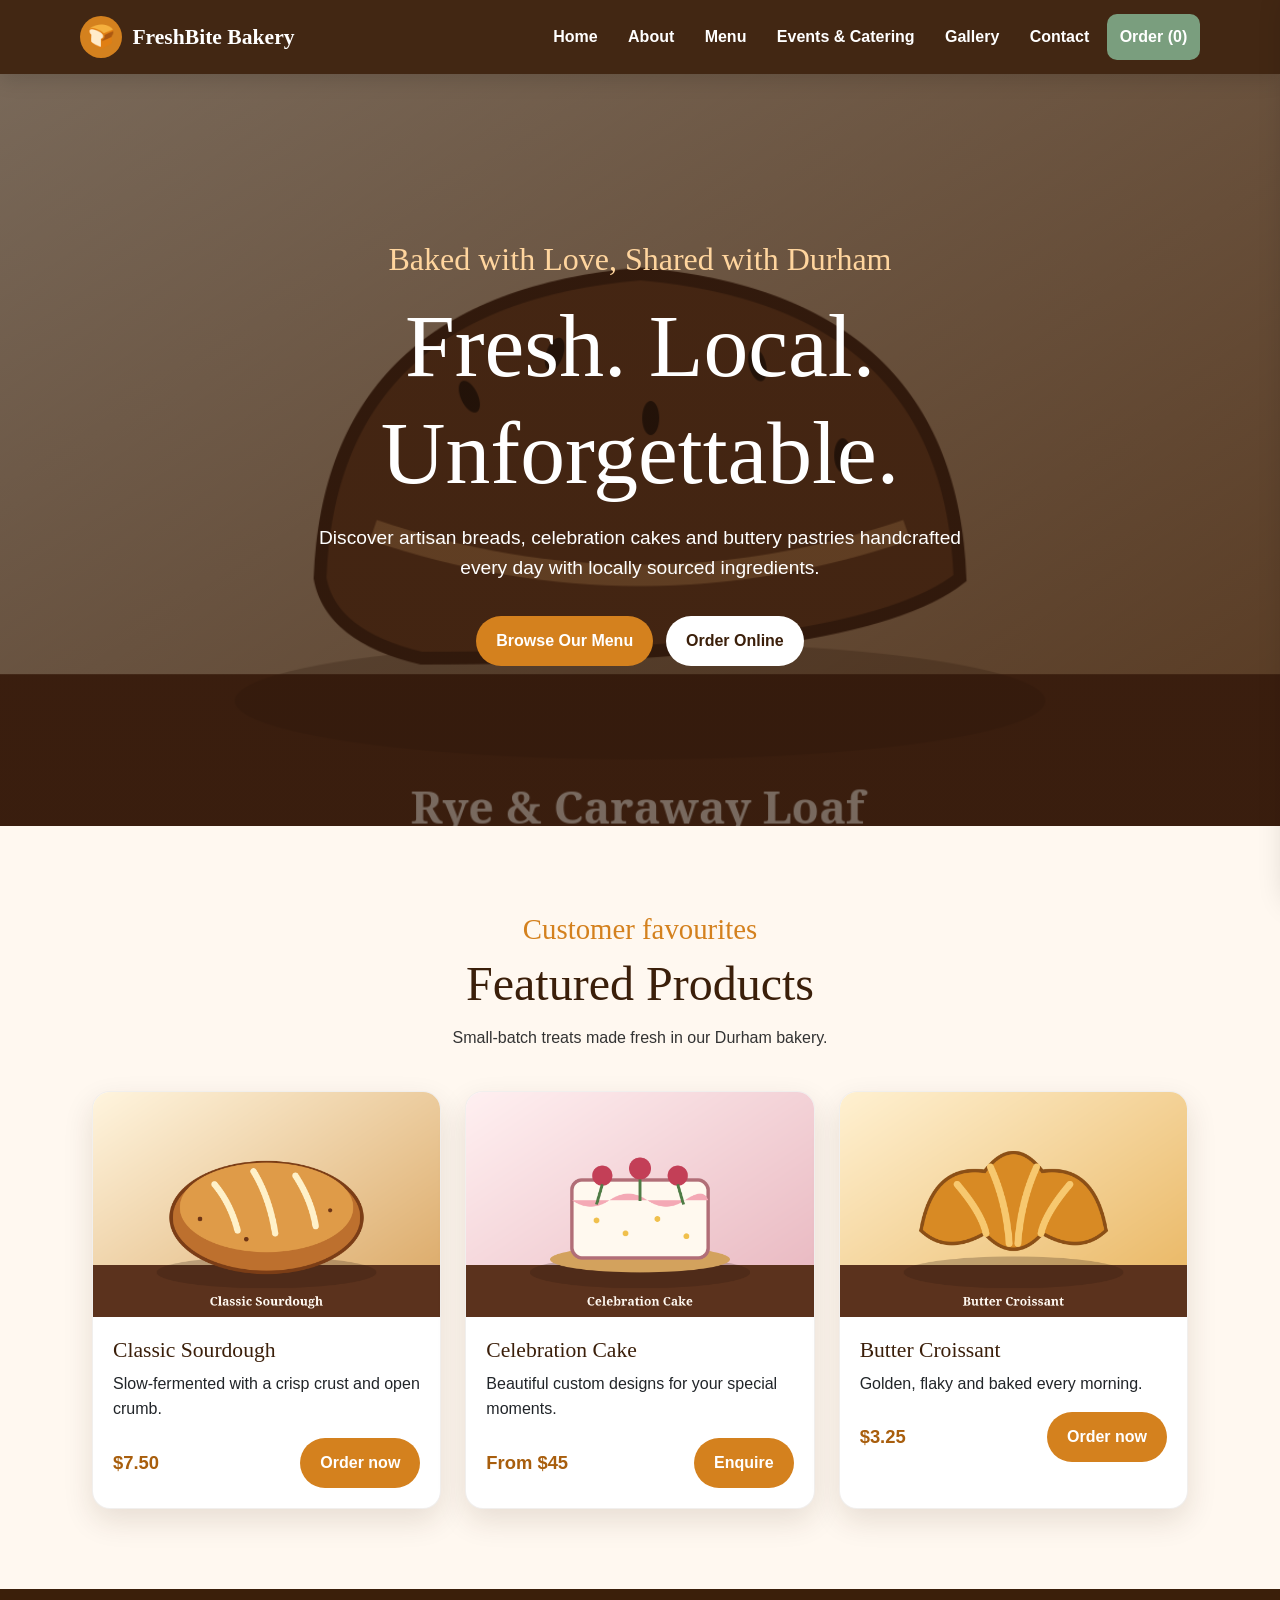
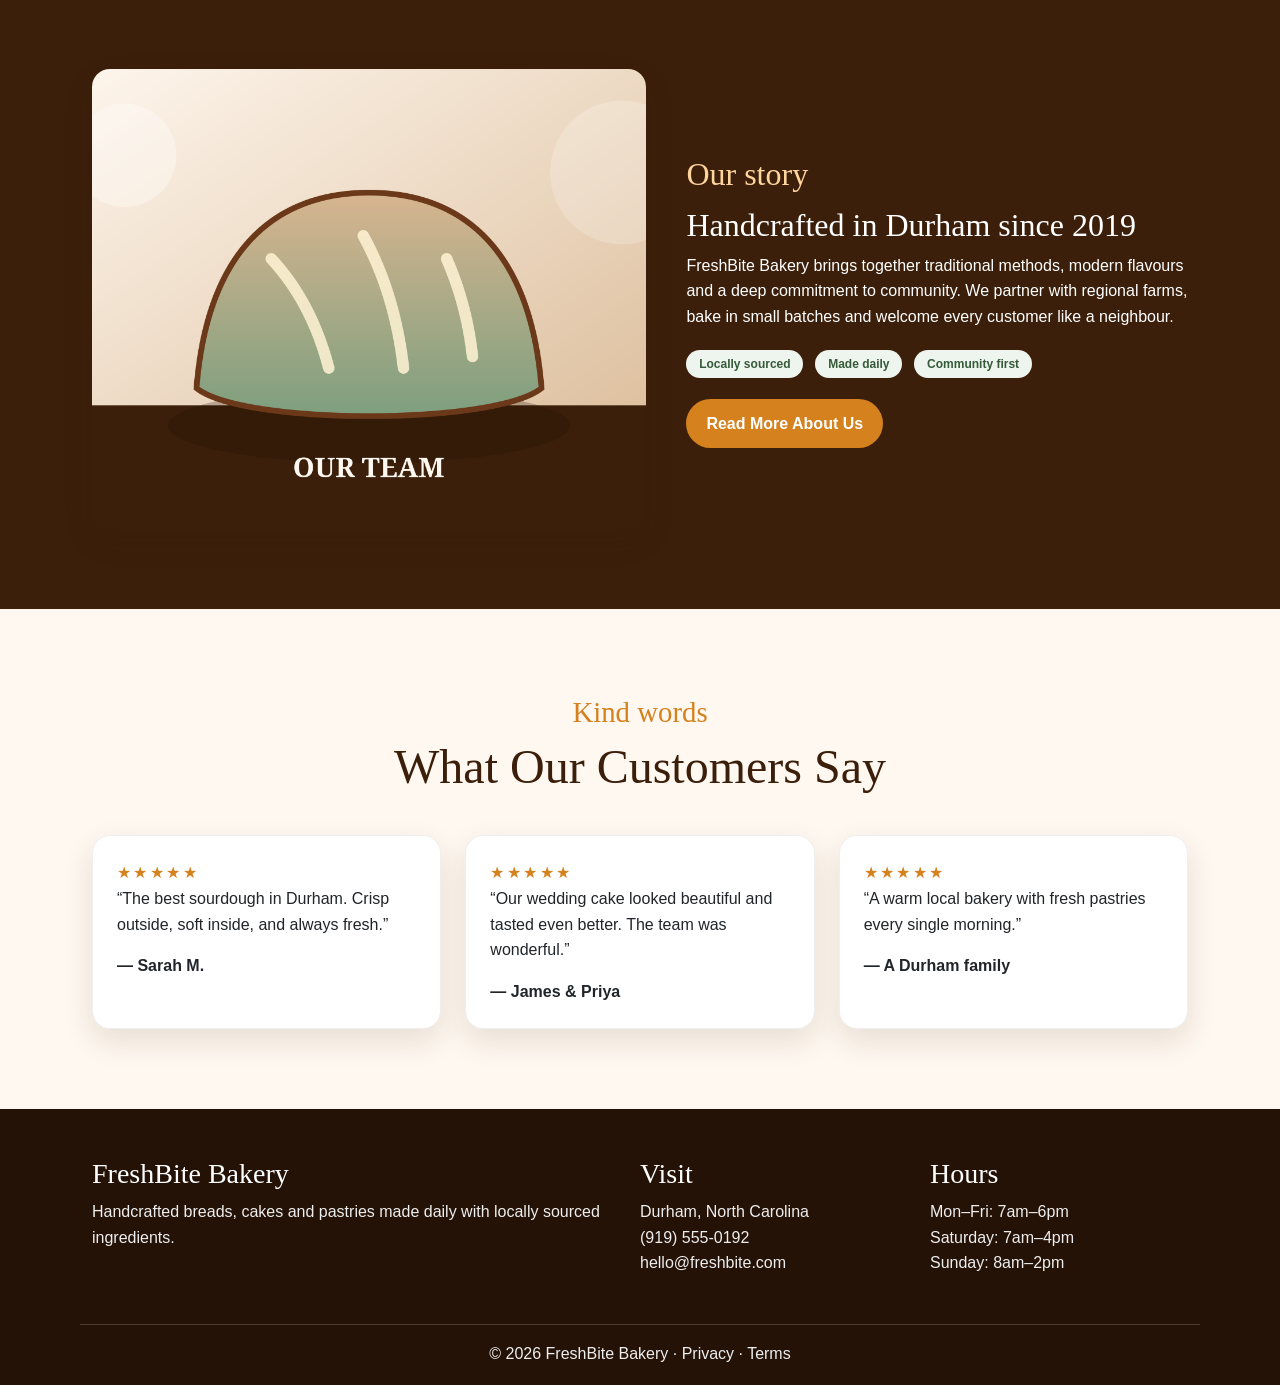
<file: index.html>
<!doctype html><html lang="en"><head>
<meta charset="utf-8"><meta name="viewport" content="width=device-width,initial-scale=1">
<meta name="description" content="FreshBite Bakery artisan bakery website.">
<title>Index | FreshBite Bakery</title>
<link rel="stylesheet" href="https://cdn.jsdelivr.net/npm/bootstrap@5.3.3/dist/css/bootstrap.min.css">
<link rel="stylesheet" href="style.css"></head><body>

<a class="skip-link" href="#main">Skip to main content</a>
<header>
 <div class="container navbar">
  <a class="brand" href="index.html"><span class="brand-mark">🍞</span>FreshBite Bakery</a>
  <button class="menu-btn" aria-label="Toggle navigation">☰</button>
  <ul class="nav-links">
   <li><a href="index.html">Home</a></li>
   <li><a href="about.html">About</a></li>
   <li><a href="menu.html">Menu</a></li>
   <li><a href="catering.html">Events & Catering</a></li>
   <li><a href="gallery.html">Gallery</a></li>
   <li><a href="contact.html">Contact</a></li>
   <li><a href="#" class="cart-pill open-cart">Order (<span id="cart-count">0</span>)</a></li>
  </ul>
 </div>
</header>

<main id="main">
<section class="hero"><div class="container hero-content">
 <div class="eyebrow">Baked with Love, Shared with Durham</div>
 <h1>Fresh. Local. Unforgettable.</h1>
 <p>Discover artisan breads, celebration cakes and buttery pastries handcrafted every day with locally sourced ingredients.</p>
 <div class="hero-actions"><a class="btn btn-primary" href="menu.html">Browse Our Menu</a><button class="btn btn-light open-cart">Order Online</button></div>
</div></section>
<section><div class="container"><div class="section-head"><div class="script">Customer favourites</div><h2>Featured Products</h2><p>Small-batch treats made fresh in our Durham bakery.</p></div>
<div class="grid grid-3">
 <article class="card product-card"><img src="sourdough.png" alt="Fresh sourdough loaf"><div class="card-body"><h3>Classic Sourdough</h3><p>Slow-fermented with a crisp crust and open crumb.</p><div class="card-actions"><span class="price">$7.50</span><button class="btn btn-primary add-cart" data-name="Classic Sourdough">Order now</button></div></div></article>
 <article class="card product-card"><img src="celebration-cake.png" alt="Custom celebration cake"><div class="card-body"><h3>Celebration Cake</h3><p>Beautiful custom designs for your special moments.</p><div class="card-actions"><span class="price">From $45</span><a class="btn btn-primary" href="catering.html">Enquire</a></div></div></article>
 <article class="card product-card"><img src="croissants.png" alt="Golden butter croissants"><div class="card-body"><h3>Butter Croissant</h3><p>Golden, flaky and baked every morning.</p><div class="card-actions"><span class="price">$3.25</span><button class="btn btn-primary add-cart" data-name="Butter Croissant">Order now</button></div></div></article>
</div></div></section>
<section class="band"><div class="container about-wrap">
 <img src="bakery-team.png" alt="Friendly bakery team at work">
 <div><div class="eyebrow">Our story</div><h2>Handcrafted in Durham since 2019</h2><p>FreshBite Bakery brings together traditional methods, modern flavours and a deep commitment to community. We partner with regional farms, bake in small batches and welcome every customer like a neighbour.</p><div class="badges"><span class="badge">Locally sourced</span><span class="badge">Made daily</span><span class="badge">Community first</span></div><a class="btn btn-primary" href="about.html">Read More About Us</a></div>
</div></section>
<section><div class="container"><div class="section-head"><div class="script">Kind words</div><h2>What Our Customers Say</h2></div>
<div class="grid grid-3">
 <article class="card testimonial"><div class="stars">★★★★★</div><p>“The best sourdough in Durham. Crisp outside, soft inside, and always fresh.”</p><strong>— Sarah M.</strong></article>
 <article class="card testimonial"><div class="stars">★★★★★</div><p>“Our wedding cake looked beautiful and tasted even better. The team was wonderful.”</p><strong>— James & Priya</strong></article>
 <article class="card testimonial"><div class="stars">★★★★★</div><p>“A warm local bakery with fresh pastries every single morning.”</p><strong>— A Durham family</strong></article>
</div></div></section>
</main>

<div id="overlay" class="overlay"></div>
<aside id="cart-panel" class="cart-panel" aria-label="Shopping cart">
 <div class="cart-head"><h2>Your Order</h2><button id="close-cart" class="icon-btn" aria-label="Close cart">×</button></div>
 <div id="cart-items"></div>
 <div class="cart-total">Total: <span id="cart-total">$0.00</span></div>
 <button id="checkout" class="btn btn-primary" style="width:100%">Demo Checkout</button>
</aside>
<div id="toast" class="toast" role="status" aria-live="polite"></div>
<footer>
 <div class="container footer-grid">
  <div><h3>FreshBite Bakery</h3><p>Handcrafted breads, cakes and pastries made daily with locally sourced ingredients.</p></div>
  <div><h3>Visit</h3><p>Durham, North Carolina<br>(919) 555-0192<br>hello@freshbite.com</p></div>
  <div><h3>Hours</h3><p>Mon–Fri: 7am–6pm<br>Saturday: 7am–4pm<br>Sunday: 8am–2pm</p></div>
 </div>
 <div class="container footer-bottom">© 2026 FreshBite Bakery · Privacy · Terms</div>
</footer>
<script src="https://cdn.jsdelivr.net/npm/bootstrap@5.3.3/dist/js/bootstrap.bundle.min.js"></script>
<script src="script.js"></script>
</body></html>
</file>
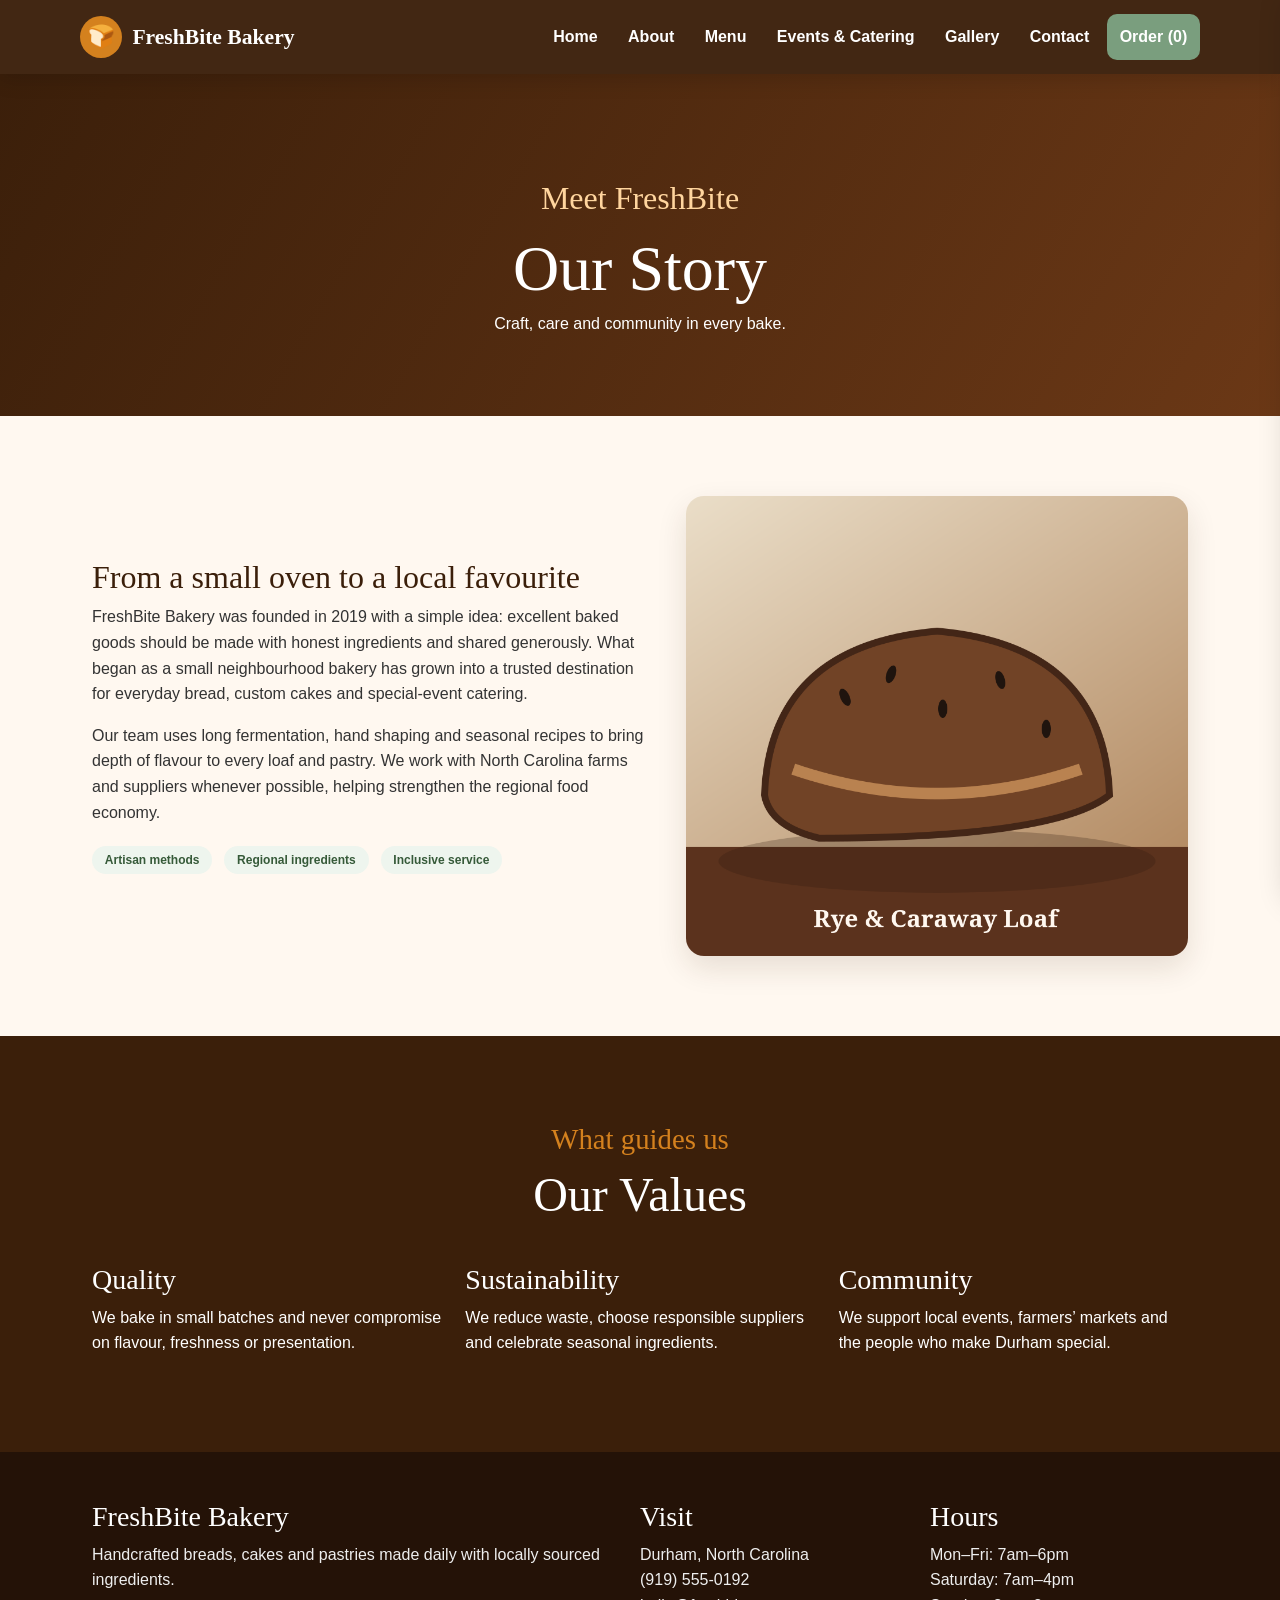
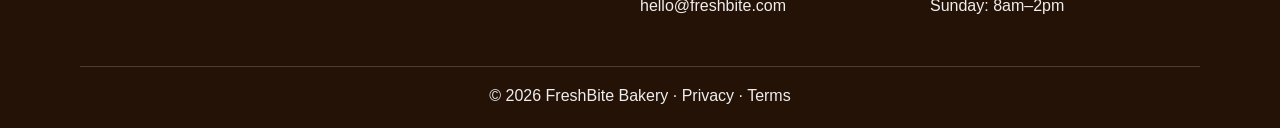
<file: about.html>
<!doctype html><html lang="en"><head>
<meta charset="utf-8"><meta name="viewport" content="width=device-width,initial-scale=1">
<meta name="description" content="FreshBite Bakery artisan bakery website.">
<title>About | FreshBite Bakery</title>
<link rel="stylesheet" href="https://cdn.jsdelivr.net/npm/bootstrap@5.3.3/dist/css/bootstrap.min.css">
<link rel="stylesheet" href="style.css"></head><body>

<a class="skip-link" href="#main">Skip to main content</a>
<header>
 <div class="container navbar">
  <a class="brand" href="index.html"><span class="brand-mark">🍞</span>FreshBite Bakery</a>
  <button class="menu-btn" aria-label="Toggle navigation">☰</button>
  <ul class="nav-links">
   <li><a href="index.html">Home</a></li>
   <li><a href="about.html">About</a></li>
   <li><a href="menu.html">Menu</a></li>
   <li><a href="catering.html">Events & Catering</a></li>
   <li><a href="gallery.html">Gallery</a></li>
   <li><a href="contact.html">Contact</a></li>
   <li><a href="#" class="cart-pill open-cart">Order (<span id="cart-count">0</span>)</a></li>
  </ul>
 </div>
</header>

<main id="main"><section class="page-hero"><div class="container"><div class="eyebrow">Meet FreshBite</div><h1>Our Story</h1><p>Craft, care and community in every bake.</p></div></section>
<section><div class="container about-wrap"><div><h2>From a small oven to a local favourite</h2><p>FreshBite Bakery was founded in 2019 with a simple idea: excellent baked goods should be made with honest ingredients and shared generously. What began as a small neighbourhood bakery has grown into a trusted destination for everyday bread, custom cakes and special-event catering.</p><p>Our team uses long fermentation, hand shaping and seasonal recipes to bring depth of flavour to every loaf and pastry. We work with North Carolina farms and suppliers whenever possible, helping strengthen the regional food economy.</p><div class="badges"><span class="badge">Artisan methods</span><span class="badge">Regional ingredients</span><span class="badge">Inclusive service</span></div></div><img src="bread-display.png" alt="Fresh artisan bread displayed in a bakery"></div></section>
<section class="band"><div class="container"><div class="section-head"><div class="script">What guides us</div><h2>Our Values</h2></div><div class="grid grid-3"><article><h3>Quality</h3><p>We bake in small batches and never compromise on flavour, freshness or presentation.</p></article><article><h3>Sustainability</h3><p>We reduce waste, choose responsible suppliers and celebrate seasonal ingredients.</p></article><article><h3>Community</h3><p>We support local events, farmers’ markets and the people who make Durham special.</p></article></div></div></section></main>

<div id="overlay" class="overlay"></div>
<aside id="cart-panel" class="cart-panel" aria-label="Shopping cart">
 <div class="cart-head"><h2>Your Order</h2><button id="close-cart" class="icon-btn" aria-label="Close cart">×</button></div>
 <div id="cart-items"></div>
 <div class="cart-total">Total: <span id="cart-total">$0.00</span></div>
 <button id="checkout" class="btn btn-primary" style="width:100%">Demo Checkout</button>
</aside>
<div id="toast" class="toast" role="status" aria-live="polite"></div>
<footer>
 <div class="container footer-grid">
  <div><h3>FreshBite Bakery</h3><p>Handcrafted breads, cakes and pastries made daily with locally sourced ingredients.</p></div>
  <div><h3>Visit</h3><p>Durham, North Carolina<br>(919) 555-0192<br>hello@freshbite.com</p></div>
  <div><h3>Hours</h3><p>Mon–Fri: 7am–6pm<br>Saturday: 7am–4pm<br>Sunday: 8am–2pm</p></div>
 </div>
 <div class="container footer-bottom">© 2026 FreshBite Bakery · Privacy · Terms</div>
</footer>
<script src="https://cdn.jsdelivr.net/npm/bootstrap@5.3.3/dist/js/bootstrap.bundle.min.js"></script>
<script src="script.js"></script>
</body></html>
</file>
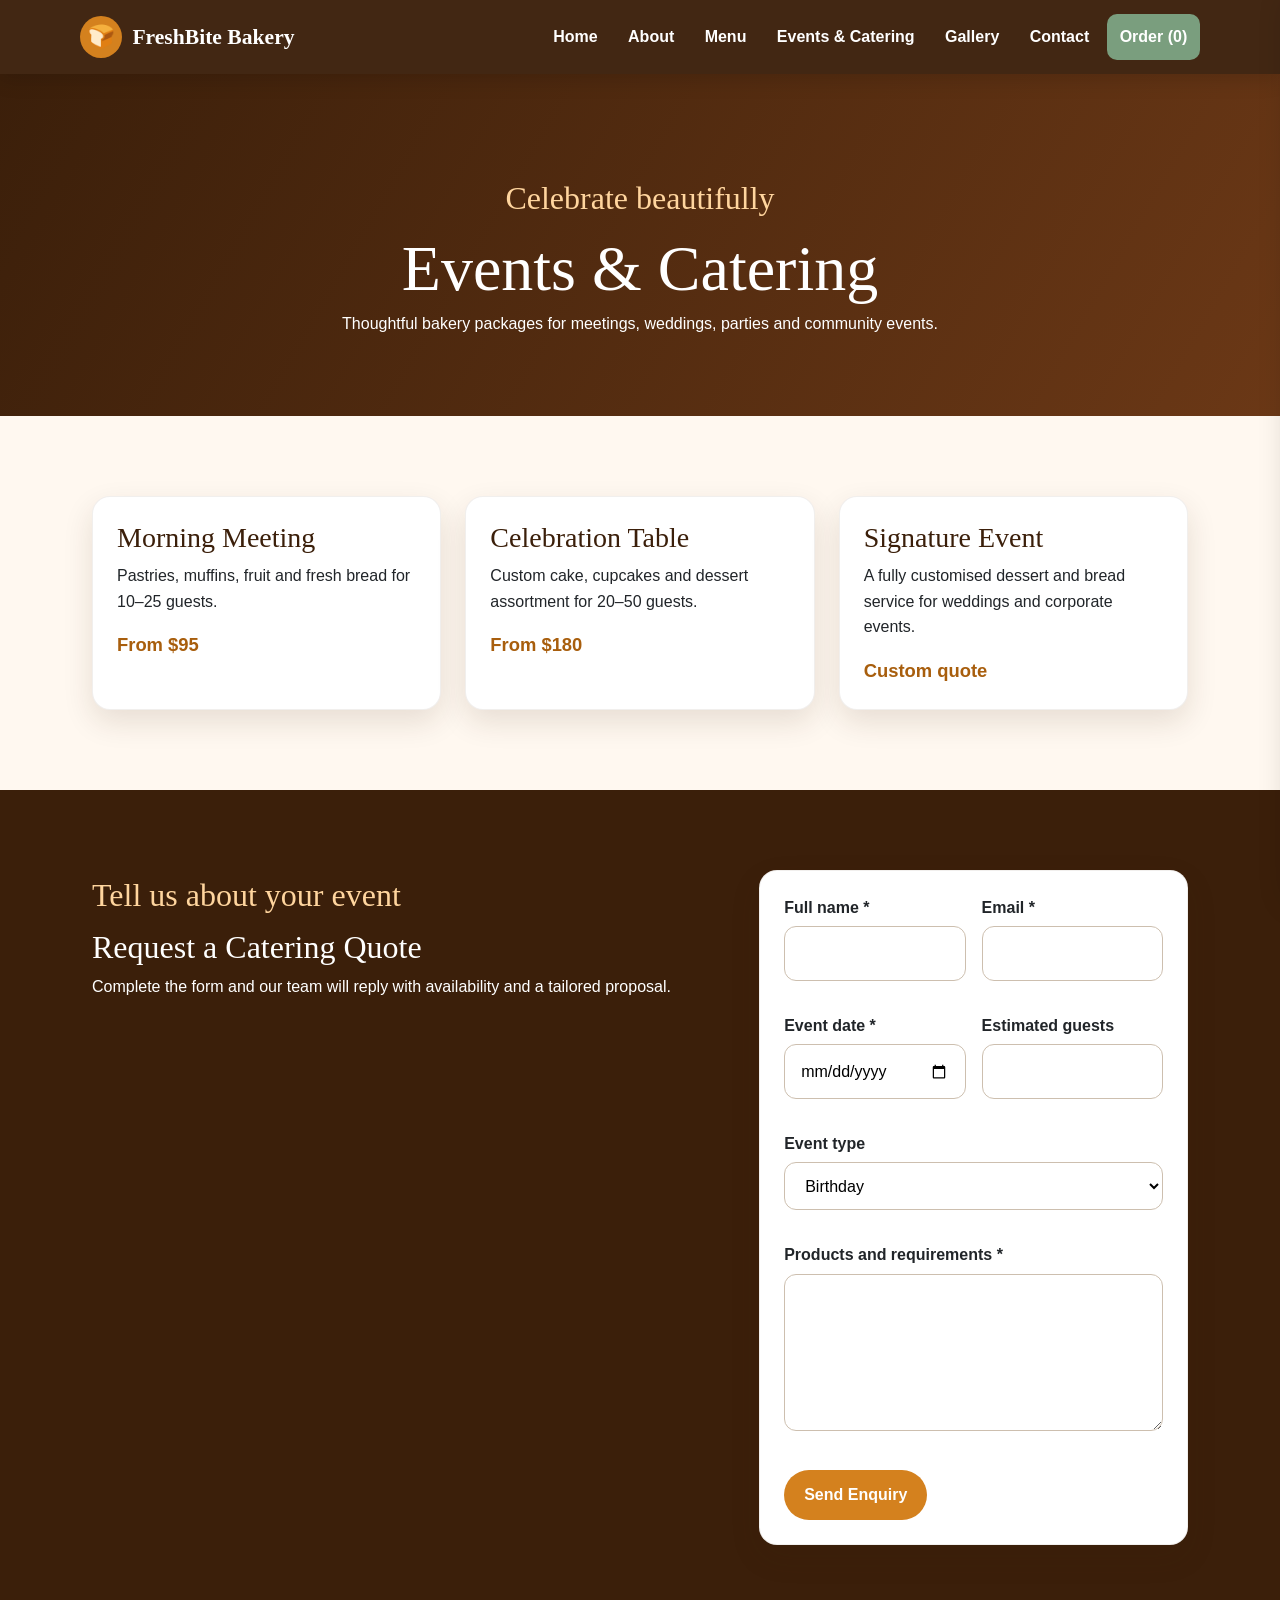
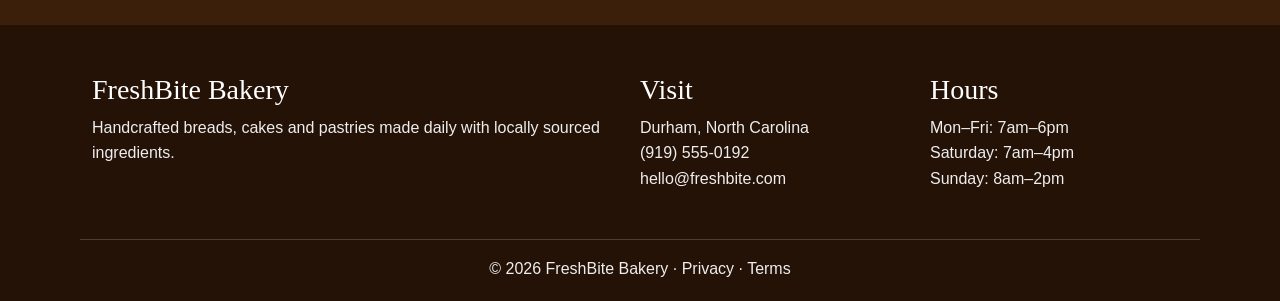
<file: catering.html>
<!doctype html><html lang="en"><head>
<meta charset="utf-8"><meta name="viewport" content="width=device-width,initial-scale=1">
<meta name="description" content="FreshBite Bakery artisan bakery website.">
<title>Catering | FreshBite Bakery</title>
<link rel="stylesheet" href="https://cdn.jsdelivr.net/npm/bootstrap@5.3.3/dist/css/bootstrap.min.css">
<link rel="stylesheet" href="style.css"></head><body>

<a class="skip-link" href="#main">Skip to main content</a>
<header>
 <div class="container navbar">
  <a class="brand" href="index.html"><span class="brand-mark">🍞</span>FreshBite Bakery</a>
  <button class="menu-btn" aria-label="Toggle navigation">☰</button>
  <ul class="nav-links">
   <li><a href="index.html">Home</a></li>
   <li><a href="about.html">About</a></li>
   <li><a href="menu.html">Menu</a></li>
   <li><a href="catering.html">Events & Catering</a></li>
   <li><a href="gallery.html">Gallery</a></li>
   <li><a href="contact.html">Contact</a></li>
   <li><a href="#" class="cart-pill open-cart">Order (<span id="cart-count">0</span>)</a></li>
  </ul>
 </div>
</header>

<main id="main"><section class="page-hero"><div class="container"><div class="eyebrow">Celebrate beautifully</div><h1>Events & Catering</h1><p>Thoughtful bakery packages for meetings, weddings, parties and community events.</p></div></section>
<section><div class="container"><div class="grid grid-3">
<article class="card form-card"><h3>Morning Meeting</h3><p>Pastries, muffins, fruit and fresh bread for 10–25 guests.</p><div class="price">From $95</div></article>
<article class="card form-card"><h3>Celebration Table</h3><p>Custom cake, cupcakes and dessert assortment for 20–50 guests.</p><div class="price">From $180</div></article>
<article class="card form-card"><h3>Signature Event</h3><p>A fully customised dessert and bread service for weddings and corporate events.</p><div class="price">Custom quote</div></article>
</div></div></section>
<section class="band"><div class="container contact-layout">
<div><div class="eyebrow">Tell us about your event</div><h2>Request a Catering Quote</h2><p>Complete the form and our team will reply with availability and a tailored proposal.</p></div>
<form class="card form-card" data-demo><div class="form-grid">
<div class="form-group"><label for="cname">Full name *</label><input id="cname" name="name" required></div>
<div class="form-group"><label for="cemail">Email *</label><input id="cemail" name="email" type="email" required></div>
<div class="form-group"><label for="date">Event date *</label><input id="date" name="event_date" type="date" required></div>
<div class="form-group"><label for="guests">Estimated guests</label><input id="guests" name="guests" type="number" min="1"></div>
<div class="form-group full"><label for="type">Event type</label><select id="type" name="event_type"><option>Birthday</option><option>Wedding</option><option>Corporate</option><option>Community event</option><option>Other</option></select></div>
<div class="form-group full"><label for="details">Products and requirements *</label><textarea id="details" name="details" rows="5" required></textarea></div>
<div class="full"><button class="btn btn-primary" type="submit">Send Enquiry</button></div>
</div></form></div></section></main>

<div id="overlay" class="overlay"></div>
<aside id="cart-panel" class="cart-panel" aria-label="Shopping cart">
 <div class="cart-head"><h2>Your Order</h2><button id="close-cart" class="icon-btn" aria-label="Close cart">×</button></div>
 <div id="cart-items"></div>
 <div class="cart-total">Total: <span id="cart-total">$0.00</span></div>
 <button id="checkout" class="btn btn-primary" style="width:100%">Demo Checkout</button>
</aside>
<div id="toast" class="toast" role="status" aria-live="polite"></div>
<footer>
 <div class="container footer-grid">
  <div><h3>FreshBite Bakery</h3><p>Handcrafted breads, cakes and pastries made daily with locally sourced ingredients.</p></div>
  <div><h3>Visit</h3><p>Durham, North Carolina<br>(919) 555-0192<br>hello@freshbite.com</p></div>
  <div><h3>Hours</h3><p>Mon–Fri: 7am–6pm<br>Saturday: 7am–4pm<br>Sunday: 8am–2pm</p></div>
 </div>
 <div class="container footer-bottom">© 2026 FreshBite Bakery · Privacy · Terms</div>
</footer>
<script src="https://cdn.jsdelivr.net/npm/bootstrap@5.3.3/dist/js/bootstrap.bundle.min.js"></script>
<script src="script.js"></script>
</body></html>
</file>
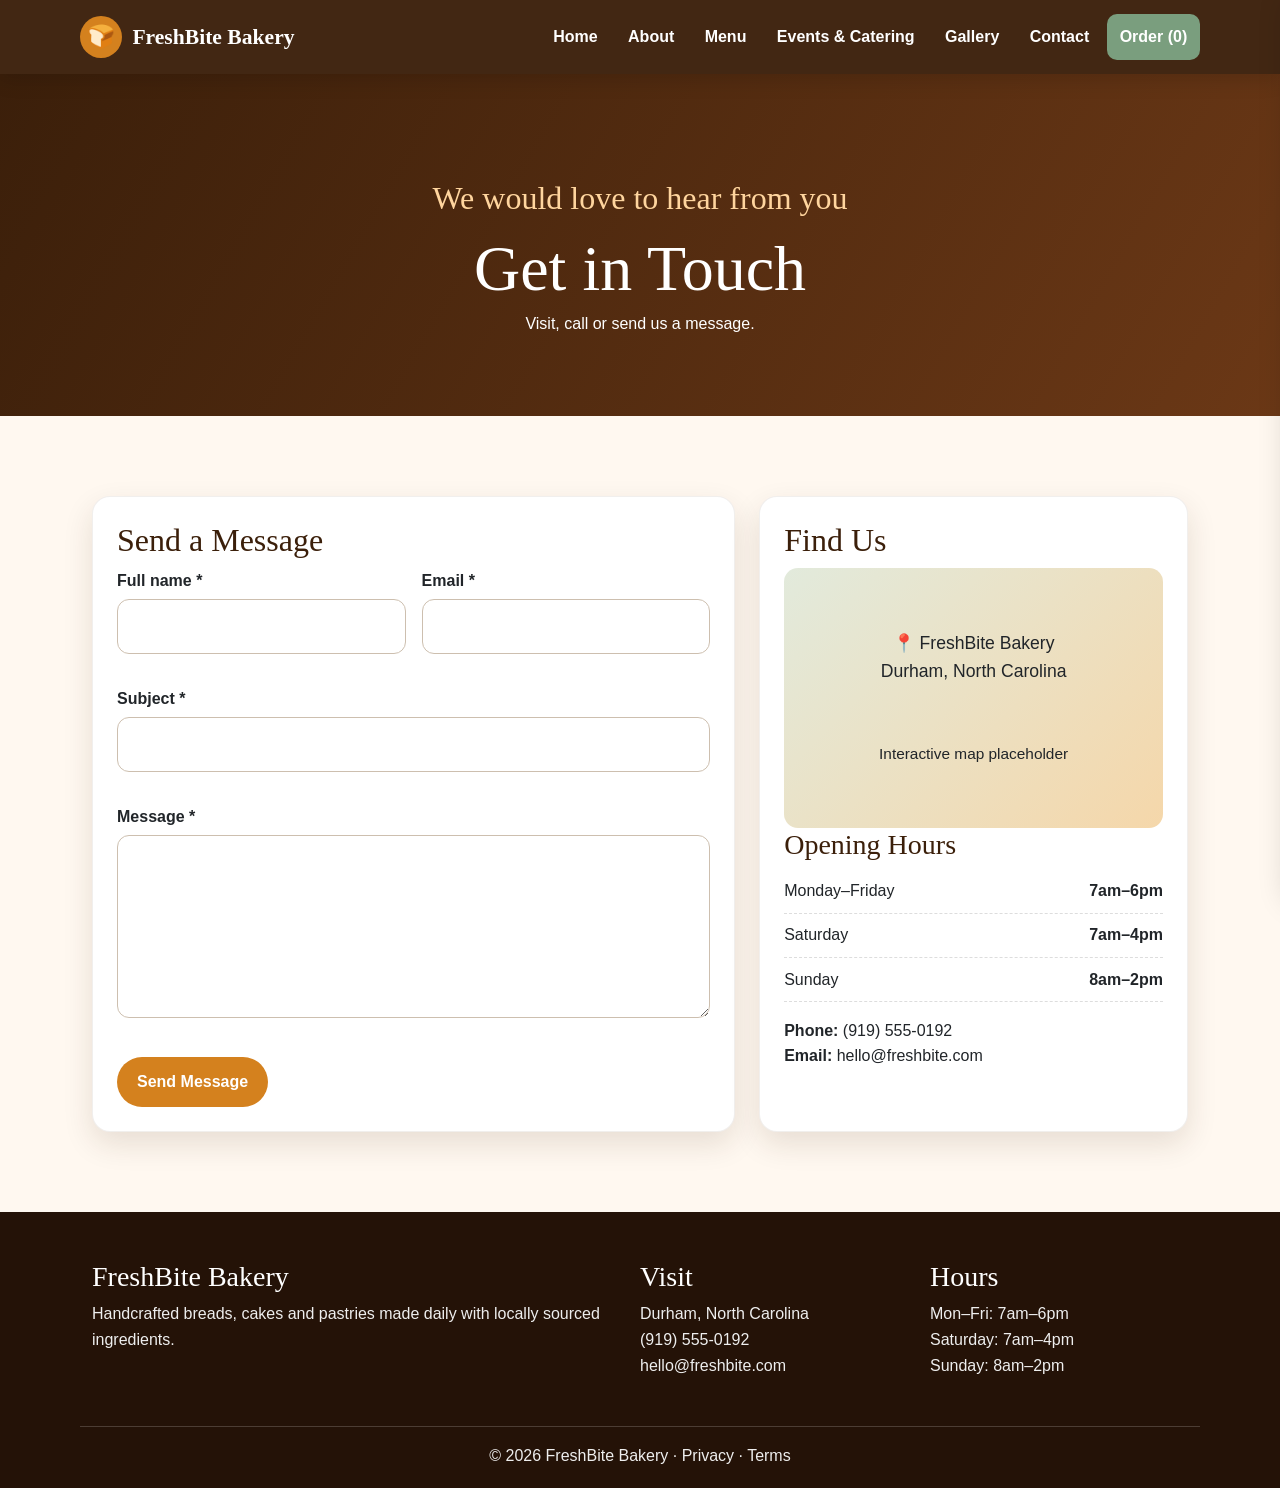
<file: contact.html>
<!doctype html><html lang="en"><head>
<meta charset="utf-8"><meta name="viewport" content="width=device-width,initial-scale=1">
<meta name="description" content="FreshBite Bakery artisan bakery website.">
<title>Contact | FreshBite Bakery</title>
<link rel="stylesheet" href="https://cdn.jsdelivr.net/npm/bootstrap@5.3.3/dist/css/bootstrap.min.css">
<link rel="stylesheet" href="style.css"></head><body>

<a class="skip-link" href="#main">Skip to main content</a>
<header>
 <div class="container navbar">
  <a class="brand" href="index.html"><span class="brand-mark">🍞</span>FreshBite Bakery</a>
  <button class="menu-btn" aria-label="Toggle navigation">☰</button>
  <ul class="nav-links">
   <li><a href="index.html">Home</a></li>
   <li><a href="about.html">About</a></li>
   <li><a href="menu.html">Menu</a></li>
   <li><a href="catering.html">Events & Catering</a></li>
   <li><a href="gallery.html">Gallery</a></li>
   <li><a href="contact.html">Contact</a></li>
   <li><a href="#" class="cart-pill open-cart">Order (<span id="cart-count">0</span>)</a></li>
  </ul>
 </div>
</header>

<main id="main"><section class="page-hero"><div class="container"><div class="eyebrow">We would love to hear from you</div><h1>Get in Touch</h1><p>Visit, call or send us a message.</p></div></section>
<section><div class="container contact-layout">

<form class="card form-card" data-demo><h2>Send a Message</h2><div class="form-grid">
<div class="form-group"><label for="name">Full name *</label><input id="name" name="name" required></div>
<div class="form-group"><label for="email">Email *</label><input id="email" name="email" type="email" required></div>
<div class="form-group full"><label for="subject">Subject *</label><input id="subject" name="subject" required></div>
<div class="form-group full"><label for="message">Message *</label><textarea id="message" name="message" rows="6" required></textarea></div>
<div class="full"><button class="btn btn-primary" type="submit">Send Message</button></div></div></form>
<aside class="card info-card"><h2>Find Us</h2><div class="map">📍 FreshBite Bakery<br>Durham, North Carolina<br><small>Interactive map placeholder</small></div><h3>Opening Hours</h3><ul class="hours"><li><span>Monday–Friday</span><strong>7am–6pm</strong></li><li><span>Saturday</span><strong>7am–4pm</strong></li><li><span>Sunday</span><strong>8am–2pm</strong></li></ul><p><strong>Phone:</strong> (919) 555-0192<br><strong>Email:</strong> hello@freshbite.com</p></aside>
</div></section></main>

<div id="overlay" class="overlay"></div>
<aside id="cart-panel" class="cart-panel" aria-label="Shopping cart">
 <div class="cart-head"><h2>Your Order</h2><button id="close-cart" class="icon-btn" aria-label="Close cart">×</button></div>
 <div id="cart-items"></div>
 <div class="cart-total">Total: <span id="cart-total">$0.00</span></div>
 <button id="checkout" class="btn btn-primary" style="width:100%">Demo Checkout</button>
</aside>
<div id="toast" class="toast" role="status" aria-live="polite"></div>
<footer>
 <div class="container footer-grid">
  <div><h3>FreshBite Bakery</h3><p>Handcrafted breads, cakes and pastries made daily with locally sourced ingredients.</p></div>
  <div><h3>Visit</h3><p>Durham, North Carolina<br>(919) 555-0192<br>hello@freshbite.com</p></div>
  <div><h3>Hours</h3><p>Mon–Fri: 7am–6pm<br>Saturday: 7am–4pm<br>Sunday: 8am–2pm</p></div>
 </div>
 <div class="container footer-bottom">© 2026 FreshBite Bakery · Privacy · Terms</div>
</footer>
<script src="https://cdn.jsdelivr.net/npm/bootstrap@5.3.3/dist/js/bootstrap.bundle.min.js"></script>
<script src="script.js"></script>
</body></html>
</file>
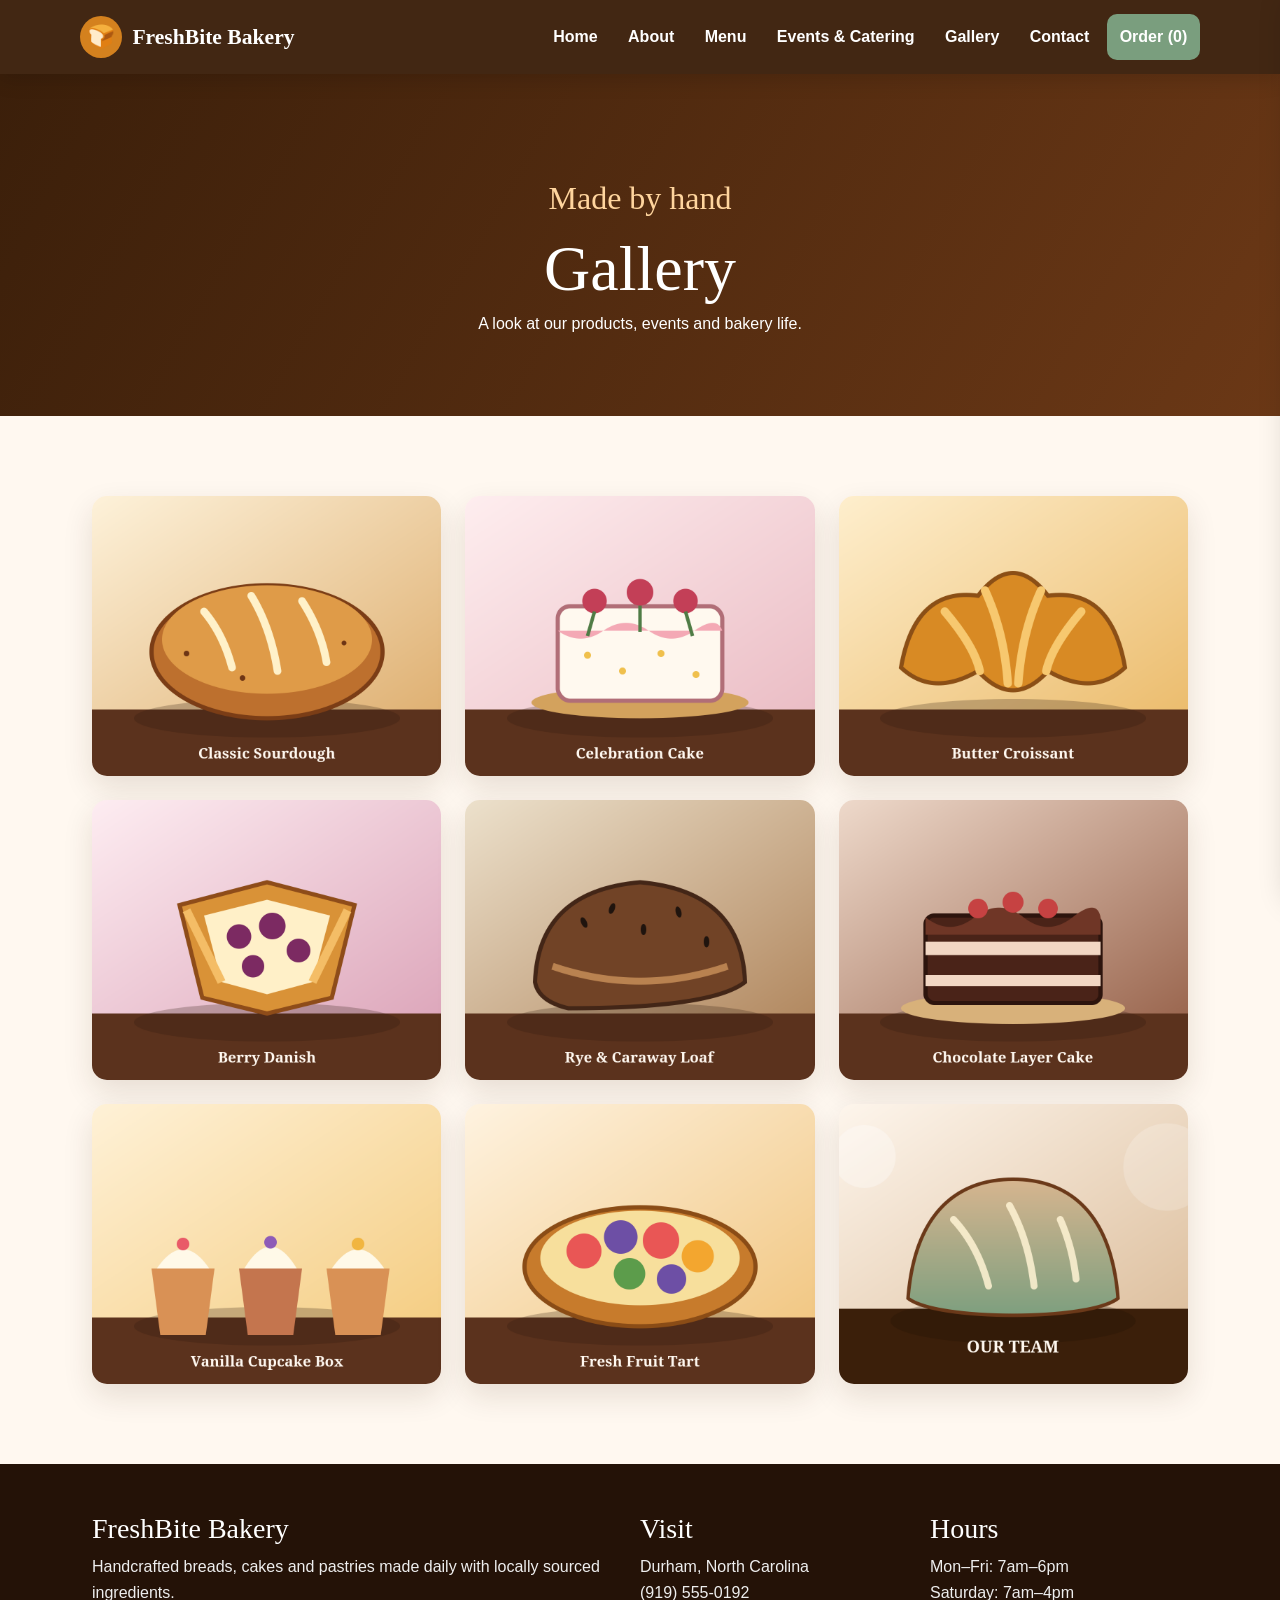
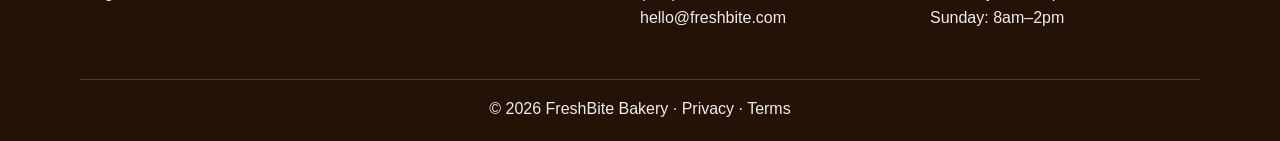
<file: gallery.html>
<!doctype html><html lang="en"><head>
<meta charset="utf-8"><meta name="viewport" content="width=device-width,initial-scale=1">
<meta name="description" content="FreshBite Bakery artisan bakery website.">
<title>Gallery | FreshBite Bakery</title>
<link rel="stylesheet" href="https://cdn.jsdelivr.net/npm/bootstrap@5.3.3/dist/css/bootstrap.min.css">
<link rel="stylesheet" href="style.css"></head><body>

<a class="skip-link" href="#main">Skip to main content</a>
<header>
 <div class="container navbar">
  <a class="brand" href="index.html"><span class="brand-mark">🍞</span>FreshBite Bakery</a>
  <button class="menu-btn" aria-label="Toggle navigation">☰</button>
  <ul class="nav-links">
   <li><a href="index.html">Home</a></li>
   <li><a href="about.html">About</a></li>
   <li><a href="menu.html">Menu</a></li>
   <li><a href="catering.html">Events & Catering</a></li>
   <li><a href="gallery.html">Gallery</a></li>
   <li><a href="contact.html">Contact</a></li>
   <li><a href="#" class="cart-pill open-cart">Order (<span id="cart-count">0</span>)</a></li>
  </ul>
 </div>
</header>

<main id="main"><section class="page-hero"><div class="container"><div class="eyebrow">Made by hand</div><h1>Gallery</h1><p>A look at our products, events and bakery life.</p></div></section>
<section><div class="container"><div class="gallery-grid grid"><img src="sourdough.png" alt="Fresh sourdough bread" loading="lazy"><img src="celebration-cake.png" alt="Decorated celebration cake" loading="lazy"><img src="croissants.png" alt="Fresh croissants" loading="lazy"><img src="berry-danish.png" alt="Berry pastries" loading="lazy"><img src="bread-display.png" alt="Bakery bread display" loading="lazy"><img src="chocolate-cake.png" alt="Chocolate cake" loading="lazy"><img src="cupcakes.png" alt="Cupcakes" loading="lazy"><img src="fruit-tart.png" alt="Fruit tart" loading="lazy"><img src="bakery-team.png" alt="Artisan bakery workspace" loading="lazy"></div></div></section></main>

<div id="overlay" class="overlay"></div>
<aside id="cart-panel" class="cart-panel" aria-label="Shopping cart">
 <div class="cart-head"><h2>Your Order</h2><button id="close-cart" class="icon-btn" aria-label="Close cart">×</button></div>
 <div id="cart-items"></div>
 <div class="cart-total">Total: <span id="cart-total">$0.00</span></div>
 <button id="checkout" class="btn btn-primary" style="width:100%">Demo Checkout</button>
</aside>
<div id="toast" class="toast" role="status" aria-live="polite"></div>
<footer>
 <div class="container footer-grid">
  <div><h3>FreshBite Bakery</h3><p>Handcrafted breads, cakes and pastries made daily with locally sourced ingredients.</p></div>
  <div><h3>Visit</h3><p>Durham, North Carolina<br>(919) 555-0192<br>hello@freshbite.com</p></div>
  <div><h3>Hours</h3><p>Mon–Fri: 7am–6pm<br>Saturday: 7am–4pm<br>Sunday: 8am–2pm</p></div>
 </div>
 <div class="container footer-bottom">© 2026 FreshBite Bakery · Privacy · Terms</div>
</footer>
<script src="https://cdn.jsdelivr.net/npm/bootstrap@5.3.3/dist/js/bootstrap.bundle.min.js"></script>
<script src="script.js"></script>
</body></html>
</file>
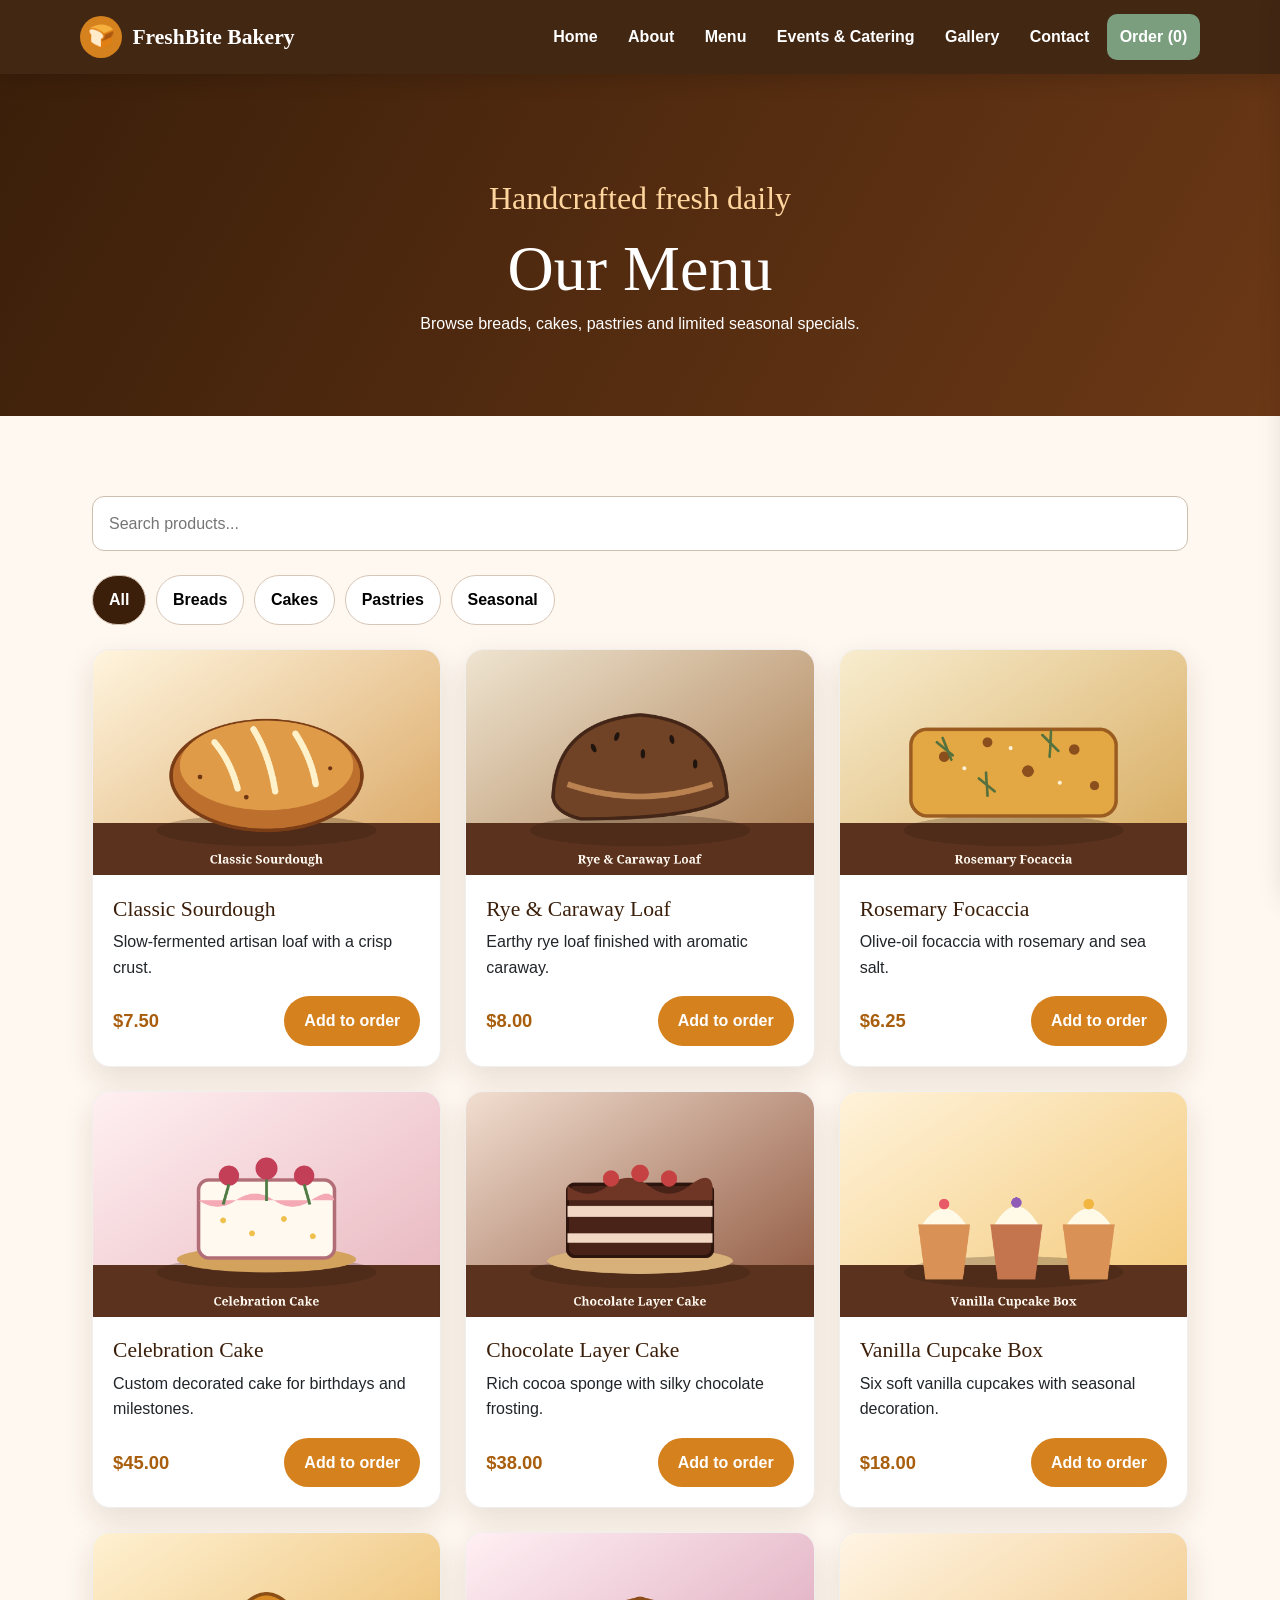
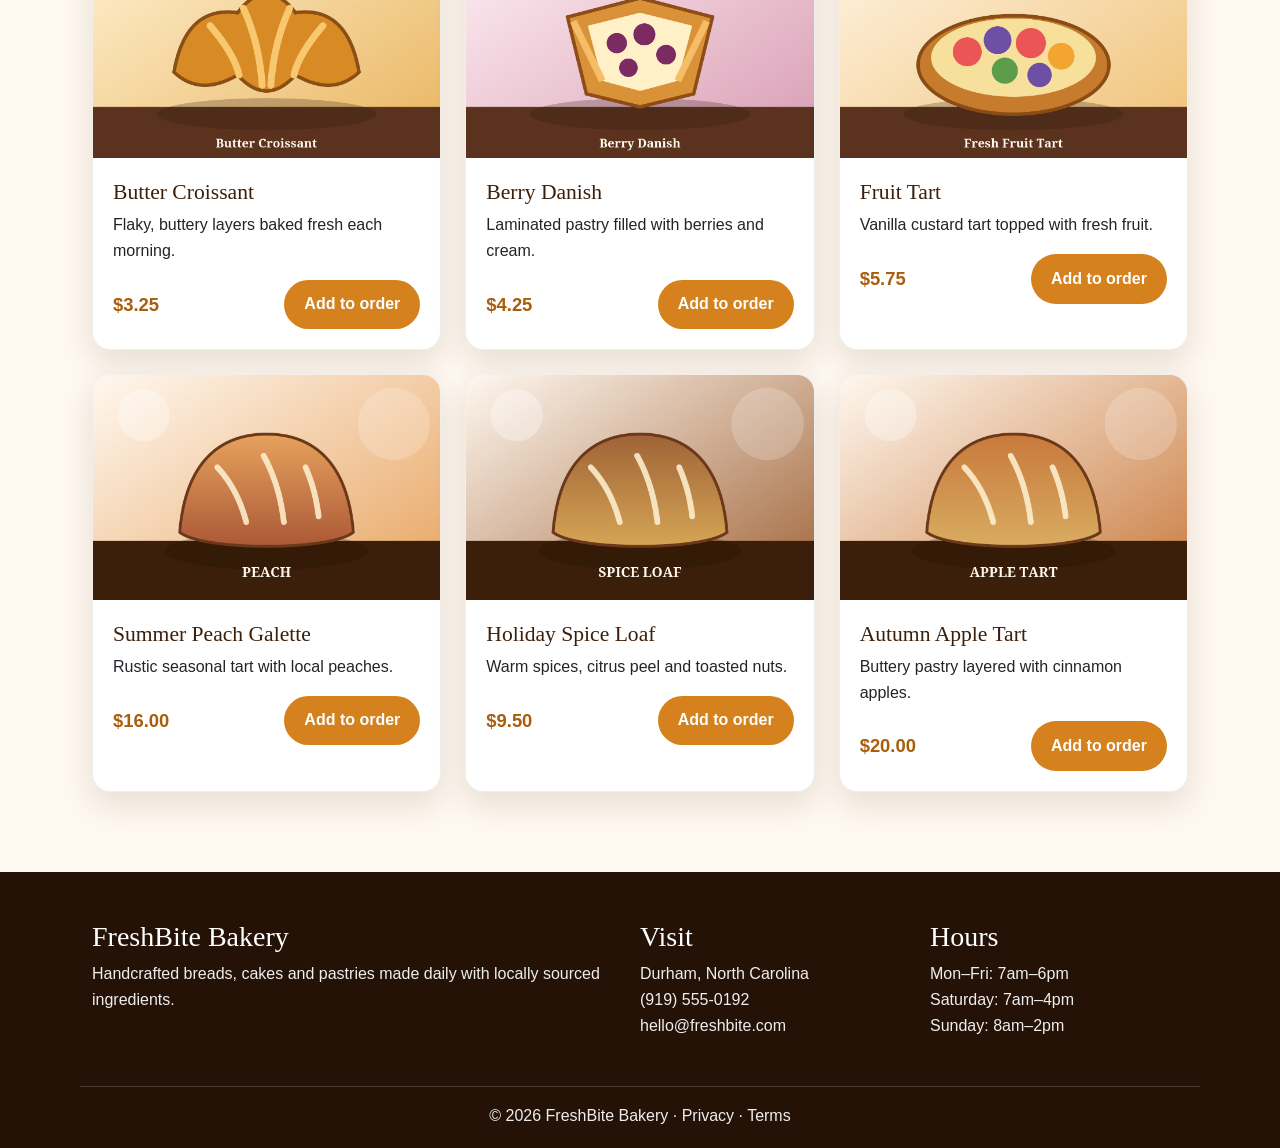
<file: menu.html>
<!doctype html><html lang="en"><head>
<meta charset="utf-8"><meta name="viewport" content="width=device-width,initial-scale=1">
<meta name="description" content="FreshBite Bakery artisan bakery website.">
<title>Menu | FreshBite Bakery</title>
<link rel="stylesheet" href="https://cdn.jsdelivr.net/npm/bootstrap@5.3.3/dist/css/bootstrap.min.css">
<link rel="stylesheet" href="style.css"></head><body>

<a class="skip-link" href="#main">Skip to main content</a>
<header>
 <div class="container navbar">
  <a class="brand" href="index.html"><span class="brand-mark">🍞</span>FreshBite Bakery</a>
  <button class="menu-btn" aria-label="Toggle navigation">☰</button>
  <ul class="nav-links">
   <li><a href="index.html">Home</a></li>
   <li><a href="about.html">About</a></li>
   <li><a href="menu.html">Menu</a></li>
   <li><a href="catering.html">Events & Catering</a></li>
   <li><a href="gallery.html">Gallery</a></li>
   <li><a href="contact.html">Contact</a></li>
   <li><a href="#" class="cart-pill open-cart">Order (<span id="cart-count">0</span>)</a></li>
  </ul>
 </div>
</header>

<main id="main"><section class="page-hero"><div class="container"><div class="eyebrow">Handcrafted fresh daily</div><h1>Our Menu</h1><p>Browse breads, cakes, pastries and limited seasonal specials.</p></div></section>
<section><div class="container"><div class="toolbar"><div class="search-wrap"><label class="hidden" for="search">Search products</label><input id="search" type="search" placeholder="Search products..."></div></div>
<div class="filters" aria-label="Product categories"><button class="filter-btn active" data-filter="all">All</button><button class="filter-btn" data-filter="breads">Breads</button><button class="filter-btn" data-filter="cakes">Cakes</button><button class="filter-btn" data-filter="pastries">Pastries</button><button class="filter-btn" data-filter="seasonal">Seasonal</button></div>
<div id="product-grid" class="grid grid-3" style="margin-top:1.5rem"></div></div></section></main>

<div id="overlay" class="overlay"></div>
<aside id="cart-panel" class="cart-panel" aria-label="Shopping cart">
 <div class="cart-head"><h2>Your Order</h2><button id="close-cart" class="icon-btn" aria-label="Close cart">×</button></div>
 <div id="cart-items"></div>
 <div class="cart-total">Total: <span id="cart-total">$0.00</span></div>
 <button id="checkout" class="btn btn-primary" style="width:100%">Demo Checkout</button>
</aside>
<div id="toast" class="toast" role="status" aria-live="polite"></div>
<footer>
 <div class="container footer-grid">
  <div><h3>FreshBite Bakery</h3><p>Handcrafted breads, cakes and pastries made daily with locally sourced ingredients.</p></div>
  <div><h3>Visit</h3><p>Durham, North Carolina<br>(919) 555-0192<br>hello@freshbite.com</p></div>
  <div><h3>Hours</h3><p>Mon–Fri: 7am–6pm<br>Saturday: 7am–4pm<br>Sunday: 8am–2pm</p></div>
 </div>
 <div class="container footer-bottom">© 2026 FreshBite Bakery · Privacy · Terms</div>
</footer>
<script src="https://cdn.jsdelivr.net/npm/bootstrap@5.3.3/dist/js/bootstrap.bundle.min.js"></script>
<script src="script.js"></script>
</body></html>
</file>
<file: style.css>
:root{
  --cream:#FFF8F0;
  --espresso:#3B1F0A;
  --amber:#D4811E;
  --amber-dark:#a85e0d;
  --sage:#7A9E7E;
  --charcoal:#333;
  --white:#fff;
  --shadow:0 12px 30px rgba(59,31,10,.12);
  --radius:18px;
}
*{box-sizing:border-box}
html{scroll-behavior:smooth}
body{
  margin:0;background:var(--cream);color:var(--charcoal);
  font-family:Lato,Arial,sans-serif;line-height:1.6;
}
img{max-width:100%;display:block}
a{color:inherit}
.skip-link{
  position:absolute;left:-999px;top:0;background:var(--amber);color:#fff;
  padding:.75rem 1rem;z-index:9999
}
.skip-link:focus{left:1rem;top:1rem}
.container{width:min(1120px,92%);margin:auto}
header{
  position:sticky;top:0;z-index:100;background:rgba(59,31,10,.96);
  backdrop-filter:blur(8px);box-shadow:0 5px 20px rgba(0,0,0,.14)
}
.navbar{display:flex;align-items:center;justify-content:space-between;min-height:74px}
.brand{
  display:flex;align-items:center;gap:.65rem;color:#fff;text-decoration:none;
  font-family:"Playfair Display",Georgia,serif;font-size:1.35rem;font-weight:800
}
.brand-mark{
  width:42px;height:42px;display:grid;place-items:center;border-radius:50%;
  background:var(--amber);font-size:1.4rem
}
.nav-links{display:flex;align-items:center;gap:.3rem;list-style:none;margin:0;padding:0}
.nav-links a{
  display:block;color:#fff;text-decoration:none;padding:.65rem .8rem;border-radius:10px;font-weight:700
}
.nav-links a:hover,.nav-links a:focus,.nav-links a.active{background:var(--amber)}
.menu-btn{
  display:none;border:0;background:transparent;color:#fff;font-size:1.7rem;cursor:pointer
}
.cart-pill{background:var(--sage)!important}
.hero{
  min-height:76vh;display:grid;place-items:center;text-align:center;color:#fff;
  background:
   linear-gradient(rgba(37,17,5,.58),rgba(37,17,5,.62)),
   url('bread-display.png') center/cover;
}
.hero-content{max-width:820px;padding:5rem 0}
.eyebrow{
  font-family:"Dancing Script",cursive;font-size:2rem;color:#ffd59e;margin-bottom:.4rem
}
h1,h2,h3{font-family:"Playfair Display",Georgia,serif;color:var(--espresso);line-height:1.2}
.hero h1{color:#fff;font-size:clamp(2.7rem,7vw,5.6rem);margin:.25rem 0}
.hero p{font-size:1.2rem;max-width:680px;margin:1rem auto 2rem}
.btn{
  display:inline-flex;align-items:center;justify-content:center;gap:.45rem;min-height:46px;
  border:none;border-radius:999px;padding:.8rem 1.25rem;text-decoration:none;font-weight:900;
  cursor:pointer;transition:.2s transform,.2s background,.2s box-shadow
}
.btn:hover,.btn:focus{transform:translateY(-2px);box-shadow:0 8px 18px rgba(0,0,0,.18)}
.btn-primary{background:var(--amber);color:#fff}
.btn-primary:hover{background:var(--amber-dark)}
.btn-light{background:#fff;color:var(--espresso)}
.btn-outline{border:2px solid var(--amber);color:var(--amber);background:transparent}
.hero-actions{display:flex;gap:.8rem;justify-content:center;flex-wrap:wrap}
section{padding:5rem 0}
.section-head{text-align:center;max-width:700px;margin:0 auto 2.5rem}
.section-head h2{font-size:clamp(2rem,4vw,3rem);margin:.2rem 0 .8rem}
.section-head .script{font-family:"Dancing Script";font-size:1.8rem;color:var(--amber)}
.grid{display:grid;gap:1.5rem}
.grid-3{grid-template-columns:repeat(3,1fr)}
.grid-2{grid-template-columns:repeat(2,1fr)}
.card{
  background:#fff;border-radius:var(--radius);overflow:hidden;box-shadow:var(--shadow);
  border:1px solid rgba(59,31,10,.07)
}
.product-card{display:flex;flex-direction:column}
.product-card img{width:100%;height:225px;object-fit:cover}
.card-body{padding:1.25rem}
.product-card h3{margin:.1rem 0 .4rem;font-size:1.35rem}
.price{color:var(--amber-dark);font-size:1.15rem;font-weight:900}
.card-actions{display:flex;justify-content:space-between;gap:.7rem;align-items:center;margin-top:1rem}
.band{background:var(--espresso);color:#fff}
.band h2,.band h3{color:#fff}
.about-wrap{display:grid;grid-template-columns:1.05fr .95fr;gap:2.5rem;align-items:center}
.about-wrap img{border-radius:var(--radius);height:460px;width:100%;object-fit:cover;box-shadow:var(--shadow)}
.badges{display:flex;gap:.75rem;flex-wrap:wrap;margin:1.3rem 0}
.badge{background:#eef5ee;color:#365a39;padding:.5rem .8rem;border-radius:999px;font-weight:900}
.testimonial{padding:1.5rem}
.stars{color:var(--amber);letter-spacing:.15rem}
.page-hero{
  padding:6.2rem 0 4rem;text-align:center;color:#fff;
  background:linear-gradient(120deg,var(--espresso),#6b3816)
}
.page-hero h1{color:#fff;font-size:clamp(2.5rem,5vw,4rem);margin:.2rem}
.toolbar{
  display:flex;gap:.8rem;justify-content:space-between;flex-wrap:wrap;margin-bottom:1.5rem
}
input,select,textarea{
  width:100%;padding:.85rem 1rem;border:1px solid #cdbfaf;border-radius:12px;
  font:inherit;background:#fff
}
input:focus,select:focus,textarea:focus{outline:3px solid rgba(212,129,30,.3);border-color:var(--amber)}
.search-wrap{flex:1;min-width:230px}
.filters{display:flex;gap:.6rem;flex-wrap:wrap}
.filter-btn{border:1px solid #d7c5b6;background:#fff;padding:.7rem 1rem;border-radius:999px;cursor:pointer;font-weight:800}
.filter-btn.active,.filter-btn:hover{background:var(--espresso);color:#fff}
.notice{padding:1rem 1.1rem;background:#eef5ee;border-left:5px solid var(--sage);border-radius:10px}
.form-card{padding:1.5rem}
.form-grid{display:grid;grid-template-columns:1fr 1fr;gap:1rem}
.form-group{margin-bottom:1rem}
.form-group label{display:block;font-weight:900;margin-bottom:.35rem}
.full{grid-column:1/-1}
.contact-layout{display:grid;grid-template-columns:1.2fr .8fr;gap:1.5rem}
.info-card{padding:1.5rem}
.map{
  min-height:260px;border-radius:14px;display:grid;place-items:center;text-align:center;padding:2rem;
  background:linear-gradient(135deg,#e2eadc,#f5d7aa);font-size:1.1rem
}
.hours{list-style:none;padding:0}
.hours li{display:flex;justify-content:space-between;border-bottom:1px dashed #ddd;padding:.55rem 0}
.gallery-grid{grid-template-columns:repeat(3,1fr)}
.gallery-grid img{height:280px;width:100%;object-fit:cover;border-radius:15px;box-shadow:var(--shadow)}
.cart-panel{
  position:fixed;right:-420px;top:0;width:min(400px,94vw);height:100vh;background:#fff;
  z-index:300;padding:1.3rem;box-shadow:-10px 0 30px rgba(0,0,0,.2);transition:right .25s;
  overflow:auto
}
.cart-panel.open{right:0}
.cart-head{display:flex;justify-content:space-between;align-items:center;border-bottom:1px solid #ddd}
.icon-btn{border:0;background:#eee;border-radius:50%;width:42px;height:42px;font-size:1.3rem;cursor:pointer}
.cart-item{display:grid;grid-template-columns:1fr auto;gap:.5rem;padding:1rem 0;border-bottom:1px solid #eee}
.cart-total{font-size:1.25rem;font-weight:900;margin:1rem 0}
.overlay{position:fixed;inset:0;background:rgba(0,0,0,.45);z-index:250;display:none}
.overlay.show{display:block}
footer{background:#241207;color:#eee;padding:3rem 0 1.2rem}
.footer-grid{display:grid;grid-template-columns:2fr 1fr 1fr;gap:2rem}
footer h3{color:#fff}
footer a{color:#eee;text-decoration:none}
footer a:hover{text-decoration:underline}
.footer-bottom{border-top:1px solid rgba(255,255,255,.18);margin-top:2rem;padding-top:1rem;text-align:center}
.toast{
  position:fixed;bottom:1.2rem;left:50%;transform:translateX(-50%) translateY(100px);
  background:var(--espresso);color:#fff;padding:.85rem 1.2rem;border-radius:999px;z-index:500;
  opacity:0;transition:.25s
}
.toast.show{transform:translateX(-50%) translateY(0);opacity:1}
.hidden{display:none!important}
@media(max-width:820px){
  .menu-btn{display:block}
  .nav-links{
    position:absolute;left:0;right:0;top:74px;background:var(--espresso);
    flex-direction:column;align-items:stretch;padding:1rem;display:none
  }
  .nav-links.open{display:flex}
  .grid-3,.gallery-grid{grid-template-columns:repeat(2,1fr)}
  .about-wrap,.contact-layout{grid-template-columns:1fr}
  .footer-grid{grid-template-columns:1fr 1fr}
}
@media(max-width:560px){
  .grid-3,.grid-2,.gallery-grid,.form-grid,.footer-grid{grid-template-columns:1fr}
  .hero{min-height:68vh}
  section{padding:3.5rem 0}
}
</file>
